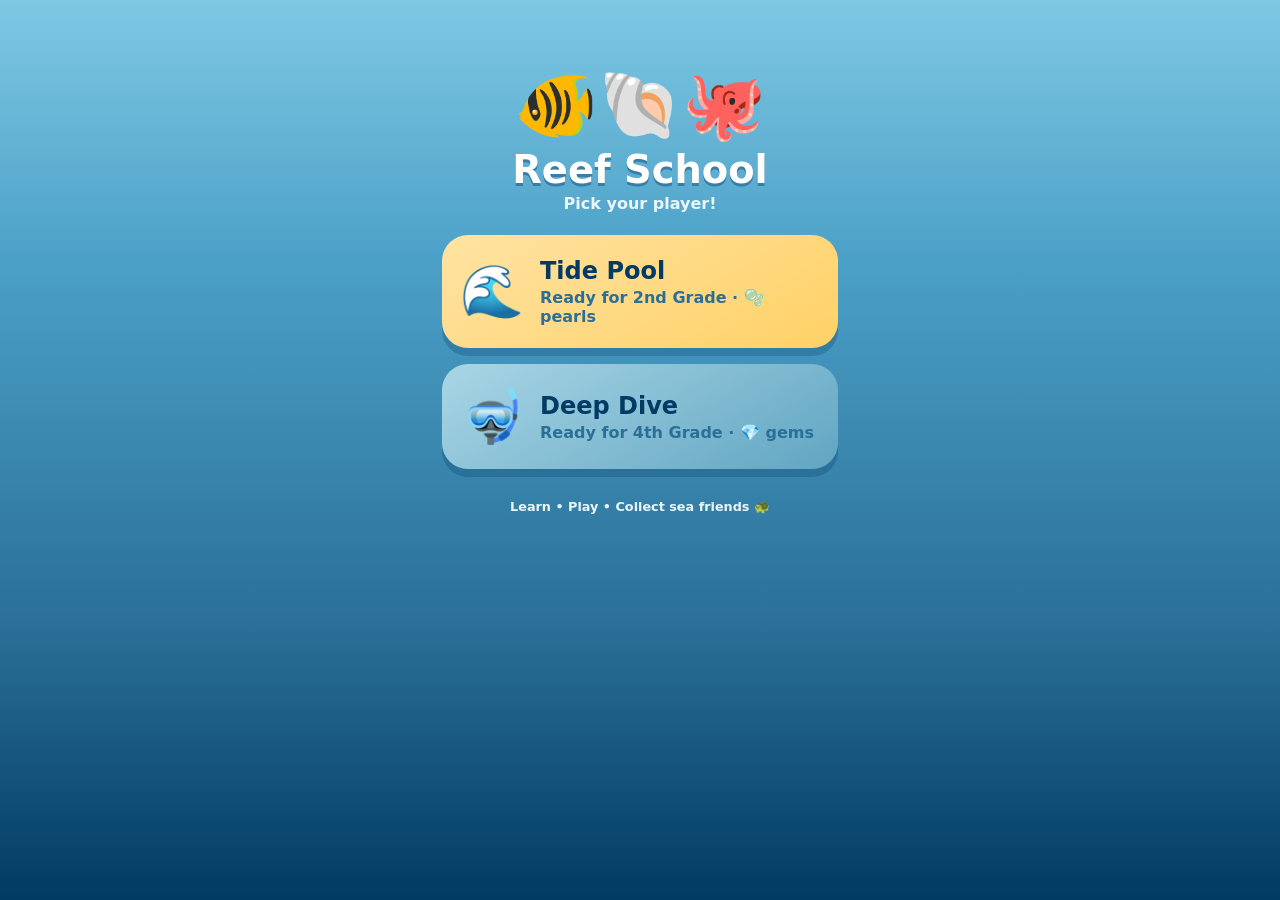
<file: index.html>
<!doctype html>
<html lang="en">
<head>
  <meta charset="utf-8" />
  <meta name="viewport" content="width=device-width, initial-scale=1, maximum-scale=1, user-scalable=no, viewport-fit=cover" />
  <title>Reef School</title>
  <meta name="theme-color" content="#013a63" />
  <link rel="apple-touch-icon" href="tidepool/icons/icon-180.png" />
  <link rel="stylesheet" href="shared/theme.css" />
  <style>
    .splash { text-align: center; padding-top: 8vh; }
    .logo { font-size: 4.2rem; line-height: 1; }
    .splash h1 { color: #fff; font-size: 2.4rem; margin: 8px 0 2px; text-shadow: 0 3px 0 rgba(1,58,99,.4); }
    .splash .tag { color: #eaf6fb; font-weight: 700; margin-bottom: 22px; }
    .players { display: grid; gap: 16px; max-width: 420px; margin: 0 auto; padding: 0 12px; }
    .player {
      cursor: pointer; text-decoration: none; border: none;
      background: #fff; border-radius: 26px; padding: 22px 18px;
      box-shadow: 0 8px 0 rgba(1,58,99,.25); display: flex; align-items: center; gap: 16px;
      transition: transform .06s;
    }
    .player:active { transform: translateY(4px); }
    .player .face { font-size: 3.2rem; }
    .player .info { text-align: left; }
    .player .info .who { display: block; font-weight: 800; font-size: 1.5rem; color: #013a63; }
    .player .info .lvl { display: block; margin-top: 3px; color: #2a6f97; font-weight: 700; }
    .player.dive { background: linear-gradient(150deg, #a9d6e5, #61a5c2); }
    .player.pool { background: linear-gradient(150deg, #ffe3a3, #ffd166); }
    footer { text-align: center; color: #eaf6fb; margin-top: 30px; font-size: .8rem; font-weight: 700; }
  </style>
</head>
<body>
  <div class="bubbles" id="bubbles"></div>
  <div class="wrap splash">
    <div class="logo">🐠🐚🐙</div>
    <h1>Reef School</h1>
    <div class="tag">Pick your player!</div>
    <div class="players">
      <a class="player pool" href="tidepool/index.html">
        <span class="face">🌊</span>
        <span class="info"><span class="who">Tide Pool</span><span class="lvl">Ready for 2nd Grade · 🫧 pearls</span></span>
      </a>
      <a class="player dive" href="deepdive/index.html">
        <span class="face">🤿</span>
        <span class="info"><span class="who">Deep Dive</span><span class="lvl">Ready for 4th Grade · 💎 gems</span></span>
      </a>
    </div>
    <footer>Learn • Play • Collect sea friends 🐢</footer>
  </div>
  <script>
    var b = document.getElementById("bubbles");
    for (var i = 0; i < 14; i++) {
      var el = document.createElement("i");
      el.style.setProperty("--s", (10 + Math.random() * 30) + "px");
      el.style.setProperty("--x", (Math.random() * 100) + "%");
      el.style.setProperty("--d", (8 + Math.random() * 12) + "s");
      el.style.setProperty("--delay", (Math.random() * 12) + "s");
      b.appendChild(el);
    }
  </script>
</body>
</html>
</file>
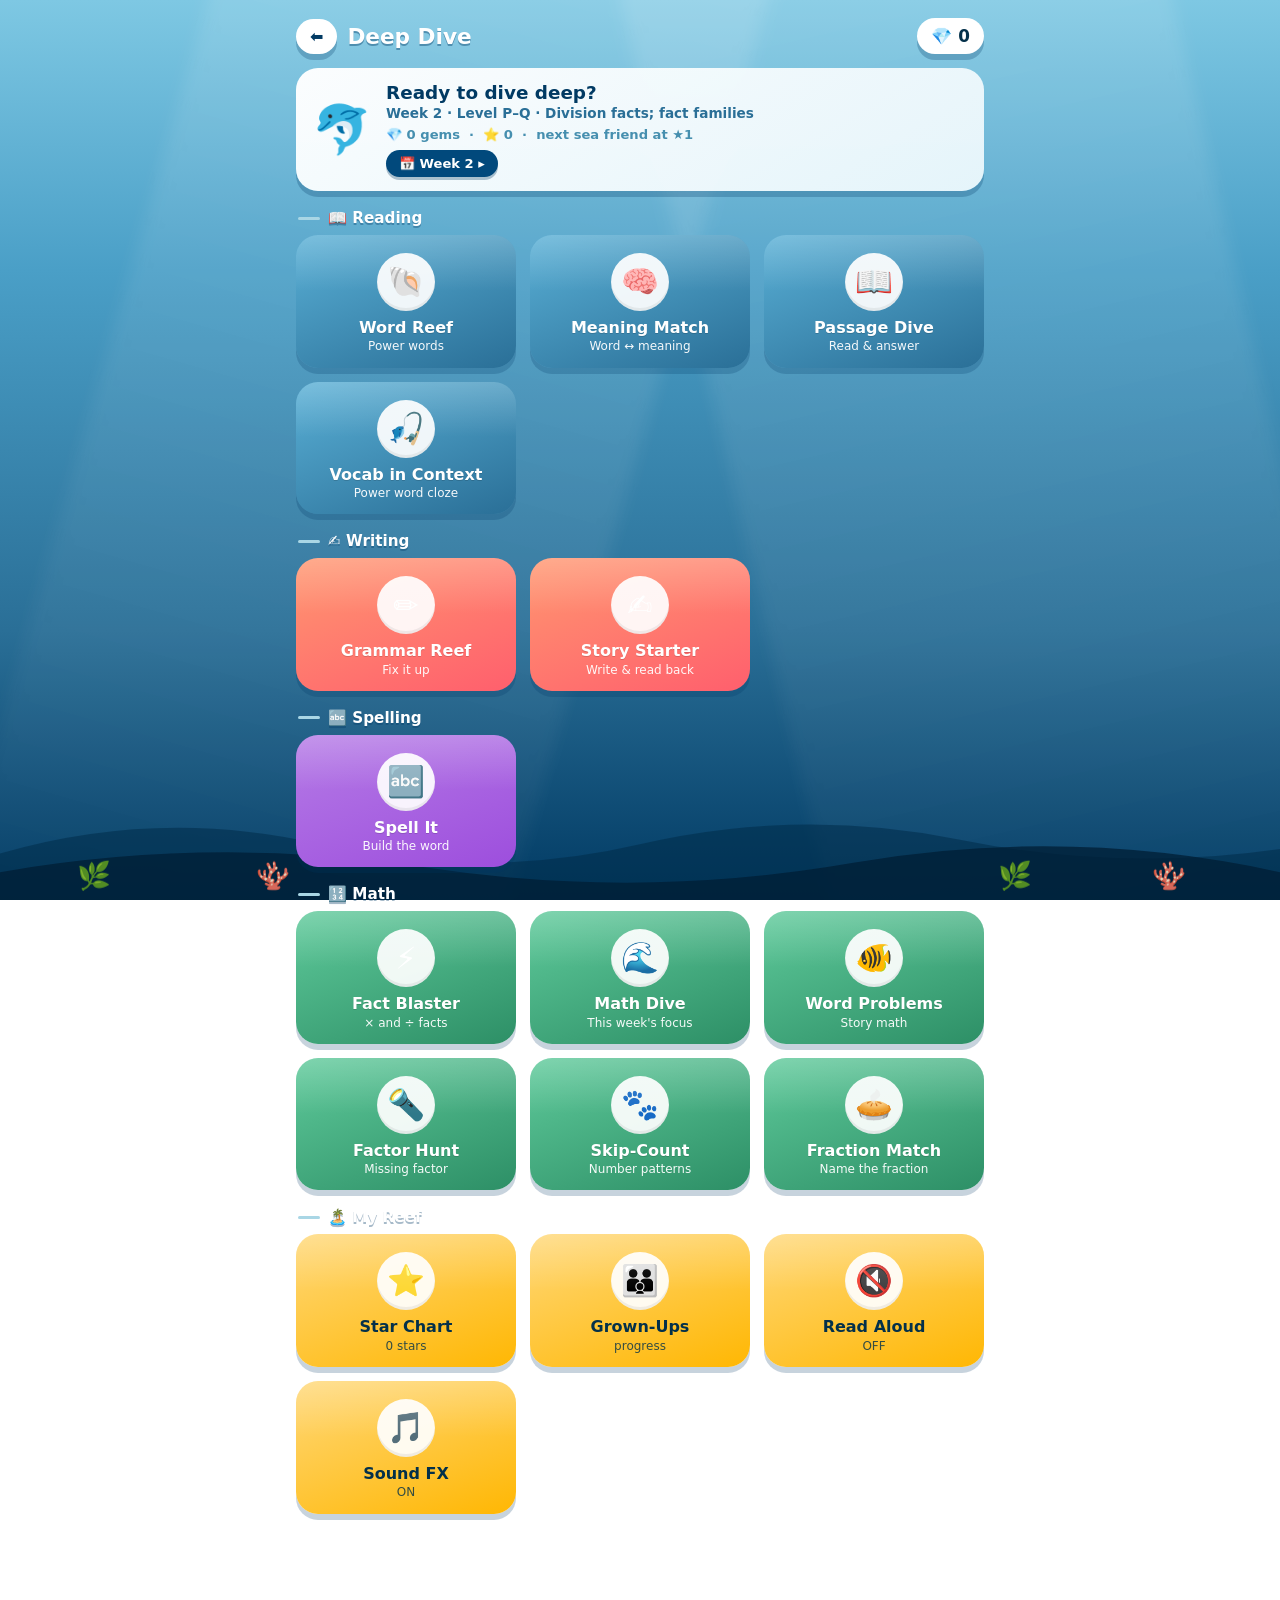
<file: deepdive/index.html>
<!doctype html>
<html lang="en">
<head>
  <meta charset="utf-8" />
  <meta name="viewport" content="width=device-width, initial-scale=1, maximum-scale=1, user-scalable=no, viewport-fit=cover" />
  <title>Deep Dive</title>
  <meta name="theme-color" content="#013a63" />
  <meta name="apple-mobile-web-app-capable" content="yes" />
  <meta name="apple-mobile-web-app-status-bar-style" content="black-translucent" />
  <meta name="apple-mobile-web-app-title" content="Deep Dive" />
  <link rel="manifest" href="manifest.webmanifest" />
  <link rel="apple-touch-icon" href="icons/icon-180.png" />
  <link rel="icon" href="icons/icon-180.png" />
  <link rel="stylesheet" href="../shared/theme.css" />
</head>
<body>
  <script src="../shared/speak.js"></script>
  <script src="../shared/sound.js"></script>
  <script src="../shared/store.js"></script>
  <script src="../shared/engine.js"></script>
  <script src="../shared/games.js"></script>
  <script src="../shared/data/g4.js"></script>
  <script src="app.js"></script>
  <script>
    if ("serviceWorker" in navigator) {
      window.addEventListener("load", function () {
        navigator.serviceWorker.register("sw.js").catch(function () {});
      });
    }
  </script>
</body>
</html>
</file>
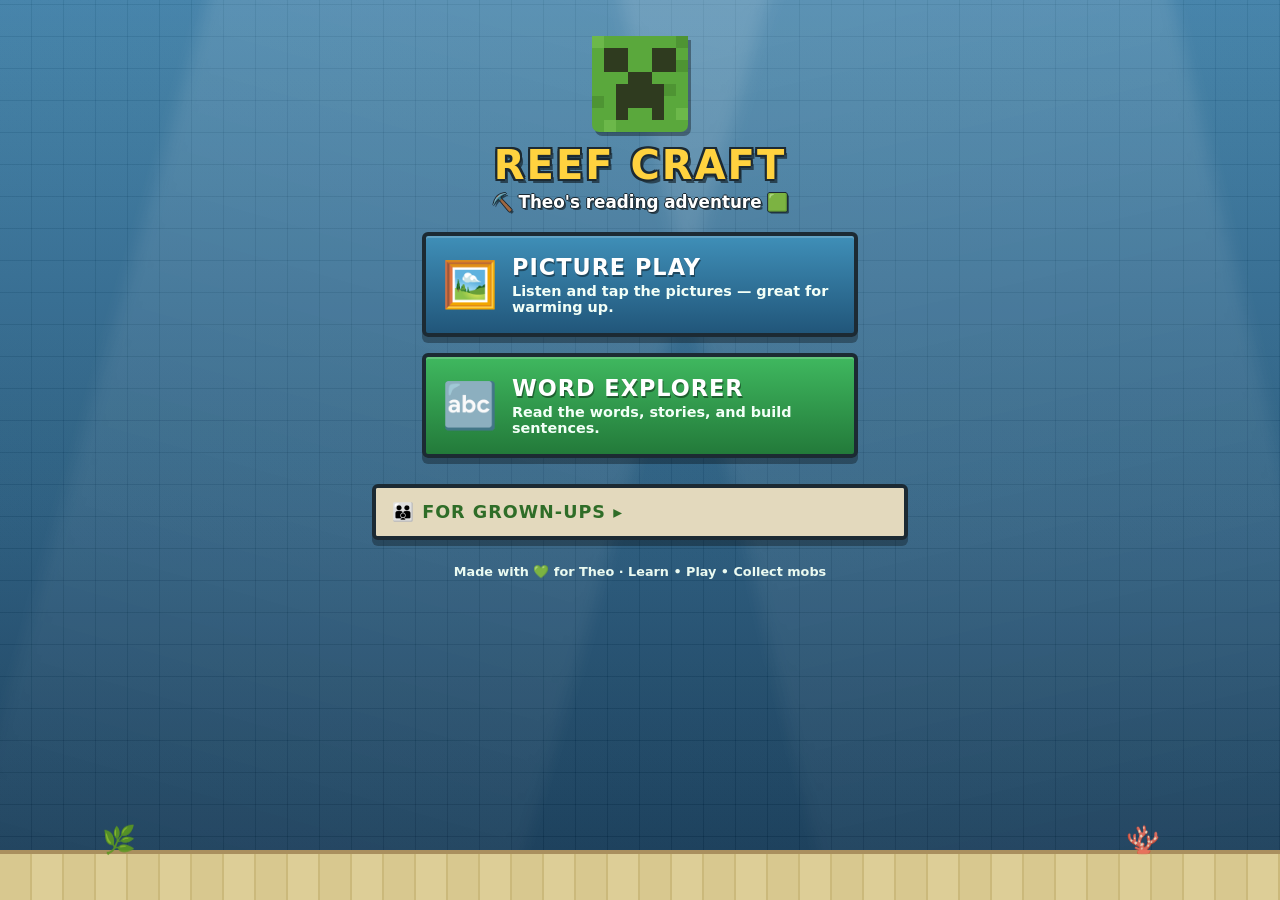
<file: theo/index.html>
<!doctype html>
<html lang="en">
<head>
  <meta charset="utf-8" />
  <meta name="viewport" content="width=device-width, initial-scale=1, maximum-scale=1, user-scalable=no, viewport-fit=cover" />
  <title>Reef Craft — Theo</title>
  <meta name="theme-color" content="#0b3a5b" />
  <meta name="apple-mobile-web-app-capable" content="yes" />
  <meta name="apple-mobile-web-app-status-bar-style" content="black-translucent" />
  <meta name="apple-mobile-web-app-title" content="Reef Craft" />
  <link rel="manifest" href="manifest.webmanifest" />
  <link rel="apple-touch-icon" href="icons/icon-180.png" />
  <link rel="icon" href="icons/icon-180.png" />
  <link rel="stylesheet" href="../shared/theme.css" />
  <link rel="stylesheet" href="../shared/theme-mc.css" />
  <style>
    .land { text-align: center; padding-top: 4vh; }
    .land .logo { width: 96px; height: 96px; margin: 0 auto; filter: drop-shadow(3px 4px 0 rgba(0,0,0,.35)); }
    .land h1 {
      color: #ffd23f; font-size: 2.5rem; margin: 10px 0 4px;
      text-transform: uppercase; letter-spacing: 2px;
      text-shadow: -2px 0 #1c2a33, 2px 0 #1c2a33, 0 -2px #1c2a33, 0 2px #1c2a33,
                   -2px -2px #1c2a33, 2px -2px #1c2a33, -2px 2px #1c2a33, 3px 4px 0 rgba(0,0,0,.5);
    }
    .land .who {
      color: #fff; font-weight: 800; font-size: 1.05rem; margin-bottom: 20px;
      text-shadow: -1px 0 #1c2a33, 1px 0 #1c2a33, 0 -1px #1c2a33, 0 1px #1c2a33, 2px 2px 0 rgba(0,0,0,.5);
    }
    .modes { display: grid; gap: 16px; max-width: 460px; margin: 0 auto; padding: 0 12px; }
    .mode {
      display: flex; align-items: center; gap: 14px; text-decoration: none; cursor: pointer;
      border: 4px solid #1c2a33; border-radius: 6px; padding: 18px 16px; text-align: left;
      box-shadow: 0 6px 0 rgba(0,0,0,.32), inset 0 2px 0 rgba(255,255,255,.18);
      transition: transform .06s;
    }
    .mode:active { transform: translateY(3px); box-shadow: 0 3px 0 rgba(0,0,0,.32); }
    .mode .ic { font-size: 2.8rem; flex: 0 0 auto; }
    .mode .t { display: block; font-weight: 800; font-size: 1.4rem; color: #fff; text-transform: uppercase; letter-spacing: 1px; text-shadow: 1px 2px 0 rgba(0,0,0,.4); }
    .mode .d { display: block; color: #f2fff7; font-weight: 700; font-size: .9rem; margin-top: 3px; }
    .mode.play { background: linear-gradient(180deg, #3f8fb8, #21567a); }
    .mode.read { background: linear-gradient(180deg, #3fb85f, #237a3a); }
    .grown { max-width: 560px; margin: 26px auto 0; padding: 0 12px; }
    .grown details {
      background: #efe8d6; border: 4px solid #1c2a33; border-radius: 6px;
      box-shadow: 0 6px 0 rgba(0,0,0,.3); text-align: left; overflow: hidden;
    }
    .grown summary {
      cursor: pointer; list-style: none; padding: 14px 16px; font-weight: 800;
      font-size: 1.1rem; color: #2f6d28; text-transform: uppercase; letter-spacing: 1px;
      background: #e3d9bd;
    }
    .grown summary::-webkit-details-marker { display: none; }
    .grown summary::after { content: " ▸"; }
    .grown details[open] summary::after { content: " ▾"; }
    .grown .body { padding: 6px 18px 18px; color: #26323a; font-size: .96rem; line-height: 1.5; }
    .grown h3 { margin: 16px 0 4px; color: #21567a; font-size: 1.02rem; }
    .grown ul { margin: 4px 0 4px 2px; padding-left: 18px; }
    .grown li { margin: 4px 0; }
    .grown .callout { background: #dff0d8; border-left: 5px solid #57a63f; padding: 10px 12px; border-radius: 4px; margin-top: 8px; }
    .grown code { background: #e3d9bd; padding: 1px 5px; border-radius: 3px; }
    footer { text-align: center; color: #eafaf1; margin: 24px 0 30px; font-size: .8rem; font-weight: 700; }
  </style>
</head>
<body>
  <div class="bubbles" id="bubbles"></div>
  <div class="rays"></div>
  <div class="wrap land">
    <div class="logo" id="logo"></div>
    <h1>Reef Craft</h1>
    <div class="who">⛏️ Theo's reading adventure 🟩</div>

    <div class="modes">
      <a class="mode play" href="play.html">
        <span class="ic">🖼️</span>
        <span><span class="t">Picture Play</span><span class="d">Listen and tap the pictures — great for warming up.</span></span>
      </a>
      <a class="mode read" href="read.html">
        <span class="ic">🔤</span>
        <span><span class="t">Word Explorer</span><span class="d">Read the words, stories, and build sentences.</span></span>
      </a>
    </div>

    <div class="grown">
      <details>
        <summary>👪 For Grown-Ups</summary>
        <div class="body">
          <p><strong>What this is:</strong> a little reading game made just for Theo. The words, stories, and phonics match his summer reading pack, one week at a time. It runs right in the browser — <strong>no accounts, no ads, and nothing leaves the device.</strong> It even works offline once opened.</p>

          <h3>The two modes</h3>
          <ul>
            <li><strong>🖼️ Picture Play</strong> — listen-and-tap picture games. Short 3-question rounds, read-aloud always on. Best when he's tired or just starting out.</li>
            <li><strong>🔤 Word Explorer</strong> — sight words, decodable stories, word building, and writing. Slightly longer rounds for when he's ready to read.</li>
          </ul>
          <p>He can use either one any day — his progress is shared between them.</p>

          <h3>Put it on his tablet or phone</h3>
          <ul>
            <li><strong>iPad / iPhone:</strong> open this page in <strong>Safari</strong>, tap the <strong>Share</strong> button, then <strong>“Add to Home Screen.”</strong></li>
            <li><strong>Android:</strong> open in <strong>Chrome</strong>, tap the <strong>⋮</strong> menu, then <strong>“Add to Home screen.”</strong></li>
          </ul>
          <p>It then opens full-screen like a real app and works without internet.</p>

          <h3>Buttons inside the game</h3>
          <ul>
            <li><strong>🔊 Read Aloud</strong> and <strong>🎵 Sound FX</strong> — tap to turn on/off (bottom “My Blocks” row).</li>
            <li><strong>📅 Week</strong> — jump to any week; it starts on the right week for today's date automatically.</li>
            <li><strong>👪 Grown-Ups</strong> — a progress summary and a “reset progress” button.</li>
            <li><strong>⬅︎</strong> (top left) — go back.</li>
          </ul>

          <h3>How he earns</h3>
          <p>🟩 <strong>Emeralds</strong> for every right answer → a 💎 <strong>diamond</strong> for every 10 emeralds → collect 🐾 <strong>mobs</strong> as he goes. Rounds are short on purpose so he wins often.</p>

          <div class="callout">
            <h3 style="margin-top:0">Need something changed?</h3>
            <p style="margin:0">The content is maintained by <strong>Katy</strong>. To request an update — new words, a new game, or next year's curriculum — just message Katy with <strong>(1)</strong> which mode &amp; week and <strong>(2)</strong> what to change. It's built from a simple word list, so updates are quick. You don't need to edit anything yourself.</p>
          </div>
        </div>
      </details>
    </div>
    <footer>Made with 💚 for Theo · Learn • Play • Collect mobs</footer>
  </div>
  <div class="seafloor"><span class="weed" style="left:8%">🌿</span><span class="weed" style="left:88%">🪸</span></div>

  <script>
    // creeper logo
    (function () {
      var cell = 10;
      var dark = [[1,1],[2,1],[5,1],[6,1],[1,2],[2,2],[5,2],[6,2],[3,3],[4,3],[2,4],[3,4],[4,4],[5,4],[2,5],[3,5],[4,5],[5,5],[2,6],[5,6]];
      var tex = [[0,0,"#6cb84a"],[7,2,"#4e9433"],[0,5,"#4e9433"],[7,6,"#6cb84a"],[6,4,"#4e9433"],[1,7,"#6cb84a"],[7,0,"#4e9433"]];
      var r = "<rect width='80' height='80' rx='6' fill='#5aa83c'/>";
      tex.forEach(function (t) { r += "<rect x='" + (t[0]*cell) + "' y='" + (t[1]*cell) + "' width='10' height='10' fill='" + t[2] + "'/>"; });
      dark.forEach(function (d) { r += "<rect x='" + (d[0]*cell) + "' y='" + (d[1]*cell) + "' width='10' height='10' fill='#2f3b1f'/>"; });
      document.getElementById("logo").innerHTML = "<svg viewBox='0 0 80 80' width='96' height='96' xmlns='http://www.w3.org/2000/svg'>" + r + "</svg>";
    })();
    // bubbles
    var b = document.getElementById("bubbles");
    for (var i = 0; i < 14; i++) {
      var el = document.createElement("i");
      el.style.setProperty("--s", (10 + Math.random() * 30) + "px");
      el.style.setProperty("--x", (Math.random() * 100) + "%");
      el.style.setProperty("--d", (8 + Math.random() * 12) + "s");
      el.style.setProperty("--delay", (Math.random() * 12) + "s");
      b.appendChild(el);
    }
  </script>
</body>
</html>
</file>
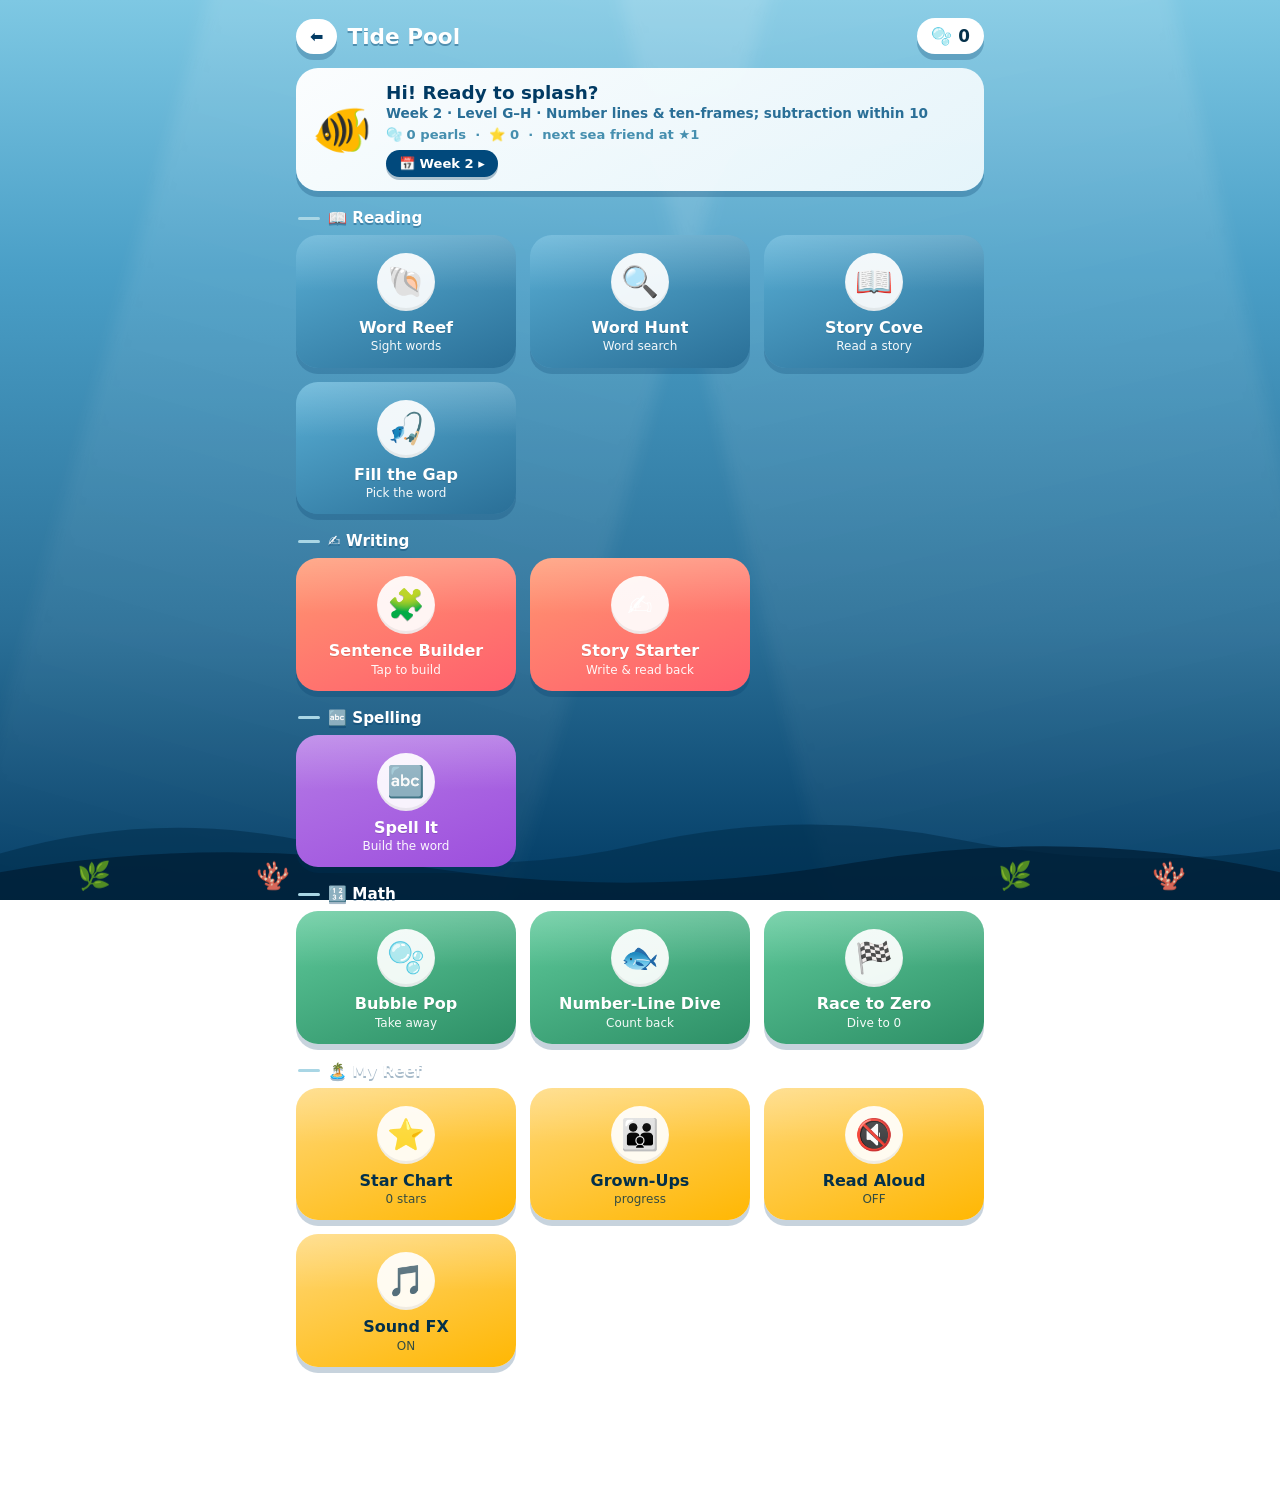
<file: tidepool/index.html>
<!doctype html>
<html lang="en">
<head>
  <meta charset="utf-8" />
  <meta name="viewport" content="width=device-width, initial-scale=1, maximum-scale=1, user-scalable=no, viewport-fit=cover" />
  <title>Tide Pool</title>
  <meta name="theme-color" content="#013a63" />
  <meta name="apple-mobile-web-app-capable" content="yes" />
  <meta name="apple-mobile-web-app-status-bar-style" content="black-translucent" />
  <meta name="apple-mobile-web-app-title" content="Tide Pool" />
  <link rel="manifest" href="manifest.webmanifest" />
  <link rel="apple-touch-icon" href="icons/icon-180.png" />
  <link rel="icon" href="icons/icon-180.png" />
  <link rel="stylesheet" href="../shared/theme.css" />
</head>
<body>
  <script src="../shared/speak.js"></script>
  <script src="../shared/sound.js"></script>
  <script src="../shared/store.js"></script>
  <script src="../shared/engine.js"></script>
  <script src="../shared/games.js"></script>
  <script src="../shared/data/g2.js"></script>
  <script src="app.js"></script>
  <script>
    if ("serviceWorker" in navigator) {
      window.addEventListener("load", function () {
        navigator.serviceWorker.register("sw.js").catch(function () {});
      });
    }
  </script>
</body>
</html>
</file>
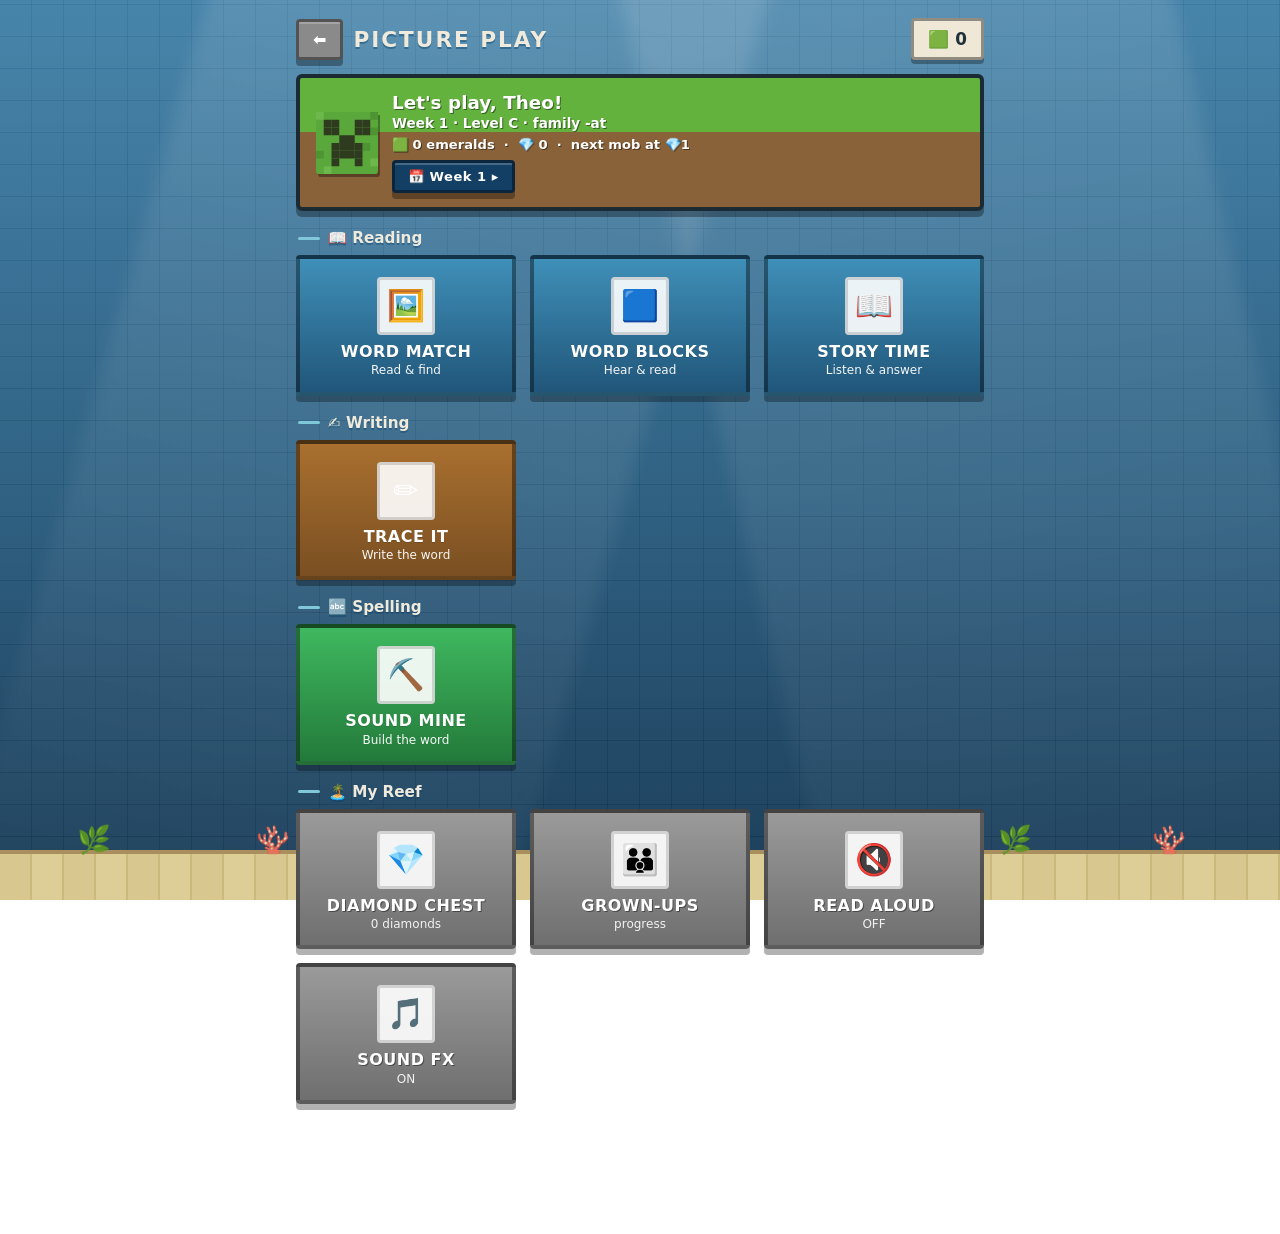
<file: theo/play.html>
<!doctype html>
<html lang="en">
<head>
  <meta charset="utf-8" />
  <meta name="viewport" content="width=device-width, initial-scale=1, maximum-scale=1, user-scalable=no, viewport-fit=cover" />
  <title>Picture Play</title>
  <meta name="theme-color" content="#0b3a5b" />
  <meta name="apple-mobile-web-app-capable" content="yes" />
  <meta name="apple-mobile-web-app-status-bar-style" content="black-translucent" />
  <meta name="apple-mobile-web-app-title" content="Reef Craft" />
  <link rel="manifest" href="manifest.webmanifest" />
  <link rel="apple-touch-icon" href="icons/icon-180.png" />
  <link rel="icon" href="icons/icon-180.png" />
  <link rel="stylesheet" href="../shared/theme.css" />
  <link rel="stylesheet" href="../shared/theme-mc.css" />
</head>
<body>
  <script src="../shared/speak.js"></script>
  <script src="../shared/sound.js"></script>
  <script src="../shared/store.js"></script>
  <script src="../shared/engine.js"></script>
  <script src="../shared/games.js"></script>
  <script src="../shared/data/g1.js"></script>
  <script>window.THEO_MODE = "play";</script>
  <script src="app.js"></script>
  <script>
    if ("serviceWorker" in navigator) {
      window.addEventListener("load", function () { navigator.serviceWorker.register("sw.js").catch(function () {}); });
    }
  </script>
</body>
</html>
</file>
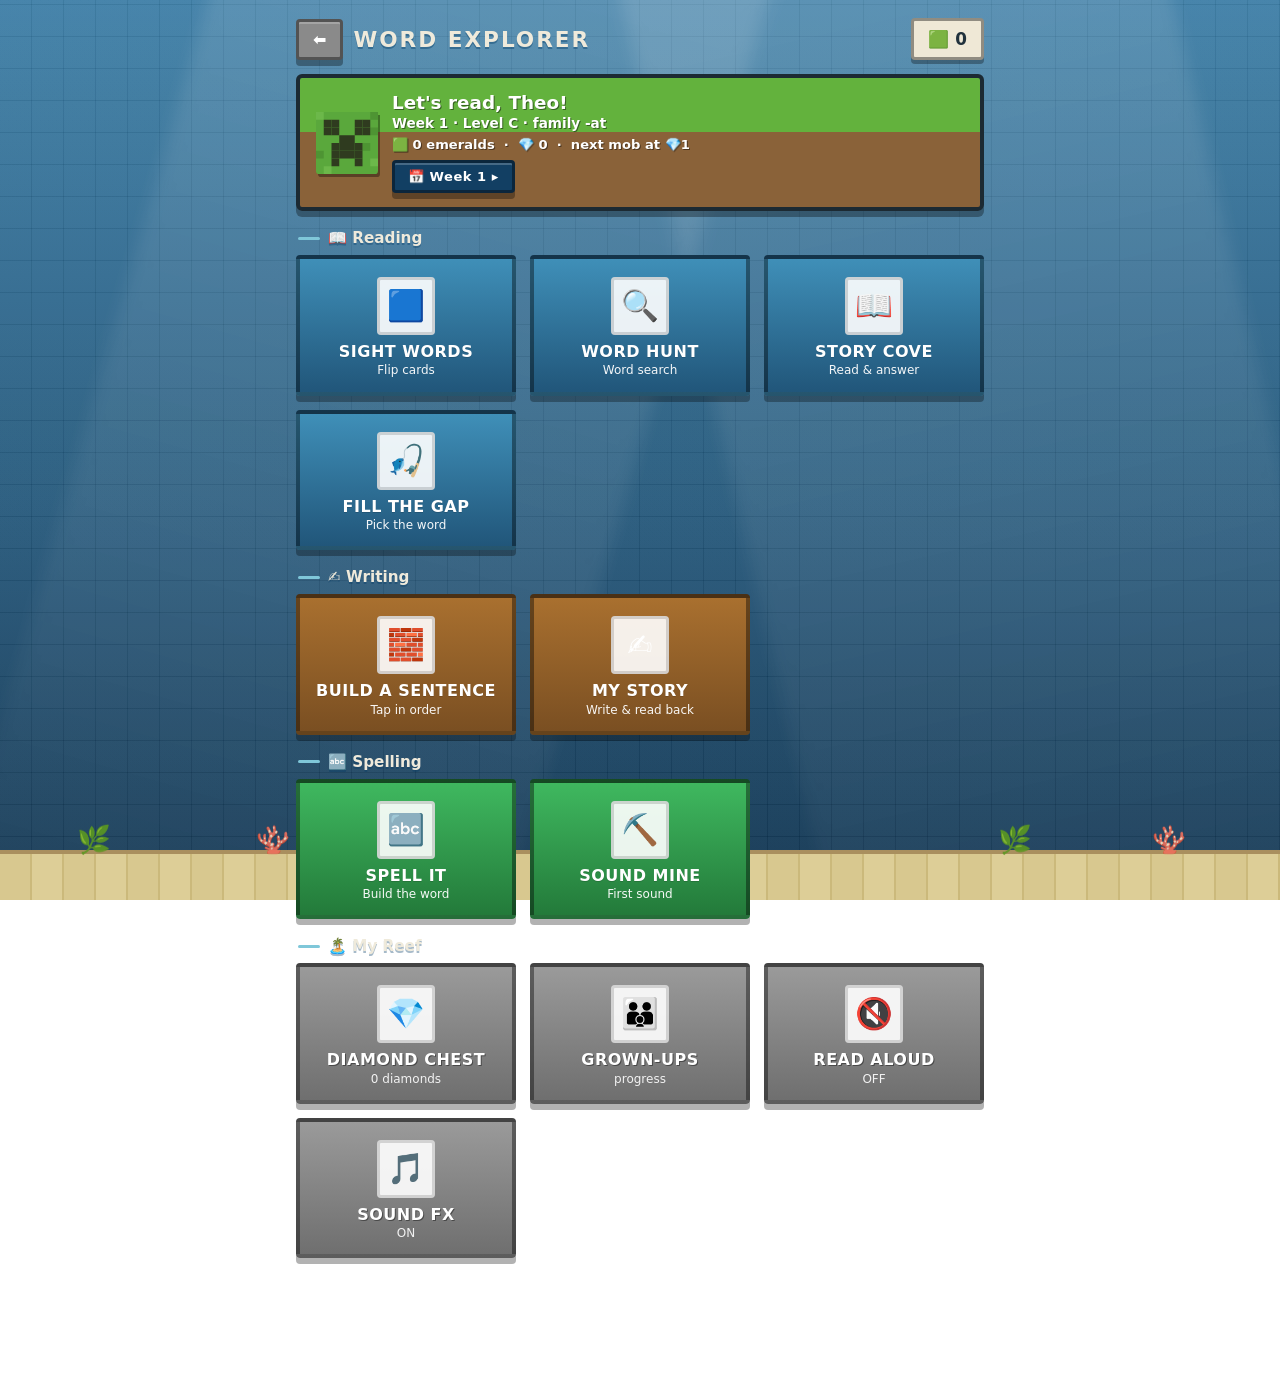
<file: theo/read.html>
<!doctype html>
<html lang="en">
<head>
  <meta charset="utf-8" />
  <meta name="viewport" content="width=device-width, initial-scale=1, maximum-scale=1, user-scalable=no, viewport-fit=cover" />
  <title>Word Explorer</title>
  <meta name="theme-color" content="#0b3a5b" />
  <meta name="apple-mobile-web-app-capable" content="yes" />
  <meta name="apple-mobile-web-app-status-bar-style" content="black-translucent" />
  <meta name="apple-mobile-web-app-title" content="Reef Craft" />
  <link rel="manifest" href="manifest.webmanifest" />
  <link rel="apple-touch-icon" href="icons/icon-180.png" />
  <link rel="icon" href="icons/icon-180.png" />
  <link rel="stylesheet" href="../shared/theme.css" />
  <link rel="stylesheet" href="../shared/theme-mc.css" />
</head>
<body>
  <script src="../shared/speak.js"></script>
  <script src="../shared/sound.js"></script>
  <script src="../shared/store.js"></script>
  <script src="../shared/engine.js"></script>
  <script src="../shared/games.js"></script>
  <script src="../shared/data/g1.js"></script>
  <script>window.THEO_MODE = "read";</script>
  <script src="app.js"></script>
  <script>
    if ("serviceWorker" in navigator) {
      window.addEventListener("load", function () { navigator.serviceWorker.register("sw.js").catch(function () {}); });
    }
  </script>
</body>
</html>
</file>
<file: shared/theme.css>
/* Reef School — shared under-the-sea theme */
:root {
  --deep: #013a63;
  --deep2: #01497c;
  --sea: #2a6f97;
  --sea2: #468faf;
  --shallow: #61a5c2;
  --foam: #a9d6e5;
  --sand: #fdf6e3;
  --coral: #ff6b6b;
  --coral2: #ff9770;
  --sun: #ffd166;
  --sun2: #ffb703;
  --kelp: #52b788;
  --kelp2: #2d6a4f;
  --grape: #9d4edd;
  --ink: #03304a;
  --white: #ffffff;
  --shadow: 0 6px 0 rgba(1, 58, 99, 0.25);
  --radius: 22px;
  --font: "Baloo 2", "Comic Sans MS", "Segoe UI Rounded", system-ui, -apple-system, sans-serif;
}

* { box-sizing: border-box; -webkit-tap-highlight-color: transparent; }

html, body {
  margin: 0;
  padding: 0;
  min-height: 100%;
  font-family: var(--font);
  color: var(--ink);
  background: linear-gradient(180deg, #7ec8e3 0%, #4a9fc7 30%, #2a6f97 70%, #013a63 100%);
  background-attachment: fixed;
  overscroll-behavior: none;
  -webkit-user-select: none;
  user-select: none;
}

/* Floating bubbles background */
.bubbles { position: fixed; inset: 0; overflow: hidden; pointer-events: none; z-index: 0; }
.bubbles i {
  position: absolute; bottom: -60px;
  width: var(--s, 24px); height: var(--s, 24px);
  background: radial-gradient(circle at 30% 30%, rgba(255,255,255,.9), rgba(255,255,255,.15));
  border-radius: 50%;
  animation: rise var(--d, 12s) linear infinite;
  animation-delay: var(--delay, 0s);
  left: var(--x, 50%);
  opacity: .5;
}
@keyframes rise {
  0%   { transform: translateY(0) translateX(0); opacity: 0; }
  10%  { opacity: .6; }
  90%  { opacity: .5; }
  100% { transform: translateY(-108vh) translateX(20px); opacity: 0; }
}

.wrap {
  position: relative;
  z-index: 1;
  max-width: 720px;
  margin: 0 auto;
  padding: 18px 16px 130px;
  min-height: 100vh;
}

/* Light rays + sea floor (decorative, behind content) */
.rays { position: fixed; inset: 0; z-index: 0; pointer-events: none; overflow: hidden; }
.rays::before, .rays::after {
  content: ""; position: absolute; top: -20%; width: 42%; height: 150%;
  background: linear-gradient(rgba(255,255,255,.13), rgba(255,255,255,0));
  filter: blur(8px);
}
.rays::before { left: 6%; transform: rotate(16deg); }
.rays::after { left: 58%; transform: rotate(-13deg); }
.seafloor { position: fixed; left: 0; right: 0; bottom: 0; height: 130px; z-index: 0; pointer-events: none; }
.seafloor svg { position: absolute; bottom: 0; left: 0; width: 100%; height: 100%; }
.seafloor .weed { position: absolute; bottom: 8px; font-size: 1.7rem; opacity: .9; }

.score-chip.bump { animation: chipbump .32s ease; }
@keyframes chipbump { 0% { transform: scale(1); } 40% { transform: scale(1.18); } 100% { transform: scale(1); } }

/* Top bar */
.topbar {
  display: flex; align-items: center; gap: 10px;
  margin-bottom: 14px;
}
.topbar h1 { font-size: 1.35rem; margin: 0; color: var(--white); text-shadow: 0 2px 0 rgba(1,58,99,.4); flex: 1; }
.score-chip {
  display: inline-flex; align-items: center; gap: 6px;
  background: var(--white); color: var(--ink);
  border-radius: 999px; padding: 8px 14px;
  font-weight: 800; font-size: 1.05rem;
  box-shadow: var(--shadow);
}
.btn-back {
  border: none; cursor: pointer;
  background: var(--white); color: var(--deep);
  border-radius: 999px; padding: 8px 14px;
  font-family: var(--font); font-weight: 800; font-size: 1rem;
  box-shadow: var(--shadow);
}
.btn-back:active { transform: translateY(2px); }

/* Buttons */
.btn {
  border: none; cursor: pointer;
  font-family: var(--font); font-weight: 800;
  color: var(--white);
  background: var(--coral);
  border-radius: var(--radius);
  padding: 16px 22px; font-size: 1.15rem;
  box-shadow: 0 6px 0 rgba(0,0,0,.18);
  transition: transform .05s;
}
.btn:active { transform: translateY(4px); box-shadow: 0 2px 0 rgba(0,0,0,.18); }
.btn.kelp { background: var(--kelp); }
.btn.sea { background: var(--sea2); }
.btn.grape { background: var(--grape); }
.btn.sun { background: var(--sun2); color: var(--ink); }
.btn.ghost { background: rgba(255,255,255,.9); color: var(--deep); }
.btn.big { display: block; width: 100%; font-size: 1.3rem; padding: 20px; margin: 10px 0; }
.btn[disabled] { opacity: .5; pointer-events: none; }

/* Hub hero */
.hero {
  display: flex; align-items: center; gap: 14px;
  background: linear-gradient(150deg, rgba(255,255,255,.97), rgba(233,246,251,.97));
  border-radius: var(--radius); padding: 14px 16px;
  box-shadow: var(--shadow); margin-bottom: 6px;
}
.hero-mascot { font-size: 3rem; flex: 0 0 auto; animation: bob 3s ease-in-out infinite; }
@keyframes bob { 0%,100% { transform: translateY(0); } 50% { transform: translateY(-6px); } }
.hero-info { min-width: 0; }
.hero-hi { font-weight: 800; font-size: 1.15rem; color: var(--deep); }
.hero-focus { font-size: .85rem; color: var(--sea); font-weight: 700; margin-top: 2px; }
.hero-stats { font-size: .82rem; color: var(--sea2); font-weight: 800; margin-top: 6px; }
.week-pill {
  margin-top: 8px; cursor: pointer; border: none;
  background: var(--deep2); color: #fff;
  font-family: var(--font); font-weight: 800; font-size: .82rem;
  padding: 6px 13px; border-radius: 999px; box-shadow: 0 3px 0 rgba(1,58,99,.3);
}
.week-pill:active { transform: translateY(2px); box-shadow: 0 1px 0 rgba(1,58,99,.3); }

/* Week picker rows */
.week-choice {
  display: block; width: 100%; text-align: left; cursor: pointer;
  border: 3px solid var(--foam); background: var(--white);
  border-radius: 16px; padding: 13px 16px; margin: 10px 0;
  font-family: var(--font); transition: transform .05s;
}
.week-choice:active { transform: scale(.98); }
.week-choice.current { border-color: var(--kelp); background: #eafaf1; }
.week-choice .wc-n { display: block; font-weight: 800; font-size: 1.1rem; color: var(--deep); }
.week-choice .wc-sub { display: block; font-size: .85rem; color: var(--sea); font-weight: 700; margin-top: 2px; }

/* Hub tiles */
.tiles { display: grid; grid-template-columns: repeat(2, 1fr); gap: 14px; }
.tile {
  position: relative; overflow: hidden;
  cursor: pointer; border: none;
  border-radius: var(--radius);
  padding: 16px 12px 14px; text-align: center; color: #fff;
  box-shadow: 0 6px 0 rgba(1,58,99,.22);
  font-family: var(--font);
  transition: transform .06s, box-shadow .06s;
}
.tile::after { content: ""; position: absolute; inset: 0 0 auto 0; height: 42%; background: linear-gradient(rgba(255,255,255,.20), transparent); pointer-events: none; }
.tile:active { transform: translateY(3px); box-shadow: 0 3px 0 rgba(1,58,99,.22); }
.tile .badge {
  display: flex; align-items: center; justify-content: center;
  width: 58px; height: 58px; margin: 2px auto 8px;
  border-radius: 50%; background: rgba(255,255,255,.92);
  font-size: 1.9rem; box-shadow: inset 0 -3px 0 rgba(0,0,0,.06);
}
.tile .name { display: block; font-weight: 800; font-size: 1rem; line-height: 1.15; text-shadow: 0 1px 0 rgba(0,0,0,.14); }
.tile .sub { display: block; font-size: .75rem; margin-top: 3px; opacity: .95; line-height: 1.1; }
.tile-reading  { background: linear-gradient(160deg, #5ab0d6, #2a6f97); }
.tile-writing  { background: linear-gradient(160deg, #ff9770, #ff5f6d); }
.tile-spelling { background: linear-gradient(160deg, #b57be6, #9d4edd); }
.tile-math     { background: linear-gradient(160deg, #5fca9b, #2d8f66); }
.tile-reef     { background: linear-gradient(160deg, #ffd879, #ffb703); color: var(--ink); }
.tile-reef .name { text-shadow: none; }
.tile-reef .sub { opacity: .8; }

.section-label {
  color: var(--white); font-weight: 800; font-size: .95rem;
  margin: 18px 2px 8px; text-shadow: 0 2px 0 rgba(1,58,99,.35);
  display: flex; align-items: center; gap: 8px;
}
.section-label::before { content: ""; flex: 0 0 22px; height: 3px; background: var(--foam); border-radius: 3px; }

/* Card surface for games */
.card {
  background: var(--white);
  border-radius: var(--radius);
  padding: 20px 18px;
  box-shadow: var(--shadow);
  margin-bottom: 14px;
}
.card h2 { margin: 0 0 6px; color: var(--deep); font-size: 1.3rem; }
.card p.lead { margin: 0 0 14px; color: var(--sea); font-weight: 700; }

.prompt-big { font-size: 2rem; font-weight: 800; text-align: center; color: var(--deep); margin: 10px 0 18px; line-height: 1.2; }
.prompt-med { font-size: 1.4rem; font-weight: 800; text-align: center; color: var(--deep); margin: 6px 0 14px; }

/* Flashcard */
.flip { perspective: 1000px; margin: 6px 0 16px; }
.flip-inner {
  position: relative; width: 100%; min-height: 200px;
  transition: transform .5s; transform-style: preserve-3d; cursor: pointer;
}
.flip.open .flip-inner { transform: rotateY(180deg); }
.flip-face {
  position: absolute; inset: 0; backface-visibility: hidden;
  display: flex; flex-direction: column; align-items: center; justify-content: center;
  border-radius: var(--radius); padding: 18px; text-align: center;
}
.flip-front { background: linear-gradient(160deg, var(--foam), var(--shallow)); }
.flip-back { background: linear-gradient(160deg, var(--sun), var(--sun2)); transform: rotateY(180deg); }
.flip-face .word { font-size: 2.6rem; font-weight: 800; color: var(--deep); }
.flip-face .meta { font-size: 1rem; color: var(--deep2); margin-top: 8px; }

/* Choice buttons */
.choices { display: grid; gap: 12px; margin: 8px 0; }
.choice {
  border: 3px solid var(--foam); cursor: pointer;
  background: var(--white); color: var(--ink);
  border-radius: 16px; padding: 15px 16px;
  font-family: var(--font); font-weight: 800; font-size: 1.15rem;
  text-align: left; transition: transform .05s;
}
.choice:active { transform: scale(.98); }
.choice.correct { background: var(--kelp); color: var(--white); border-color: var(--kelp2); }
.choice.wrong { background: var(--coral); color: var(--white); border-color: #d64545; }
.choice[disabled] { pointer-events: none; opacity: .85; }

/* Input */
.answer-input {
  width: 100%; font-family: var(--font); font-weight: 800;
  font-size: 1.5rem; text-align: center;
  padding: 14px; border: 3px solid var(--shallow); border-radius: 16px;
  color: var(--deep); background: var(--sand);
}
.answer-input:focus { outline: none; border-color: var(--sun2); }
textarea.answer-input { text-align: left; font-size: 1.1rem; min-height: 130px; resize: vertical; }

/* Word bank / tiles */
.bank { display: flex; flex-wrap: wrap; gap: 10px; justify-content: center; margin: 12px 0; }
.chip {
  cursor: pointer; border: none;
  background: var(--sea2); color: var(--white);
  border-radius: 999px; padding: 10px 16px;
  font-family: var(--font); font-weight: 800; font-size: 1.1rem;
  box-shadow: 0 4px 0 rgba(0,0,0,.15); transition: transform .05s;
}
.chip:active { transform: translateY(3px); box-shadow: 0 1px 0 rgba(0,0,0,.15); }
.chip.used { opacity: .35; pointer-events: none; }
.chip.pick { background: var(--grape); }

/* Progress dots */
.progress { display: flex; gap: 6px; justify-content: center; margin-bottom: 14px; }
.progress i { width: 12px; height: 12px; border-radius: 50%; background: rgba(255,255,255,.4); }
.progress i.done { background: var(--sun); }
.progress i.now { background: var(--white); transform: scale(1.25); }

/* Story text */
.story { background: var(--sand); border-radius: 16px; padding: 16px 18px; margin: 10px 0 16px; }
.story .title { font-weight: 800; font-size: 1.3rem; color: var(--deep); margin-bottom: 8px; text-align: center; }
.story p { margin: 6px 0; font-size: 1.15rem; line-height: 1.55; color: var(--ink); }
.story .genre { text-align: center; font-size: .85rem; color: var(--sea); font-weight: 700; }

/* Word search grid */
.grid { display: grid; gap: 3px; justify-content: center; margin: 10px auto; touch-action: none; width: max-content; max-width: 100%; }
.grid .cell {
  width: clamp(22px, 7.6vw, 34px); height: clamp(22px, 7.6vw, 34px);
  display: flex; align-items: center; justify-content: center;
  background: var(--sand); border-radius: 7px;
  font-weight: 800; font-size: clamp(.8rem, 3.4vw, 1.05rem); color: var(--deep);
  cursor: pointer; user-select: none;
}
.grid .cell.sel { background: var(--sun); }
.grid .cell.found { background: var(--kelp); color: var(--white); }
.word-list { display: flex; flex-wrap: wrap; gap: 8px; justify-content: center; margin-top: 6px; }
.word-list span { font-weight: 800; padding: 5px 11px; border-radius: 999px; background: var(--foam); color: var(--deep); }
.word-list span.struck { background: var(--kelp); color: var(--white); text-decoration: line-through; }

/* Feedback banner */
.feedback { text-align: center; font-weight: 800; font-size: 1.2rem; min-height: 1.4em; margin: 10px 0; }
.feedback.good { color: var(--kelp2); }
.feedback.bad { color: var(--coral); }

/* Toast + points fly */
.toast {
  position: fixed; left: 50%; bottom: 30px; transform: translateX(-50%) translateY(30px);
  background: var(--ink); color: var(--white); font-weight: 800;
  padding: 12px 20px; border-radius: 999px; z-index: 50;
  opacity: 0; transition: opacity .3s, transform .3s; box-shadow: 0 8px 20px rgba(0,0,0,.3);
}
.toast.show { opacity: 1; transform: translateX(-50%) translateY(0); }

.pointfly {
  position: fixed; z-index: 60; font-weight: 900; font-size: 1.6rem; color: var(--sun2);
  pointer-events: none; text-shadow: 0 2px 4px rgba(0,0,0,.3);
  animation: fly 1s ease-out forwards;
}
@keyframes fly { 0%{opacity:1; transform:translateY(0) scale(1);} 100%{opacity:0; transform:translateY(-70px) scale(1.5);} }

/* Confetti */
.confetti { position: fixed; inset: 0; pointer-events: none; z-index: 55; overflow: hidden; }
.confetti i { position: absolute; top: -20px; width: 12px; height: 12px; border-radius: 3px; animation: fall 1.6s linear forwards; }
@keyframes fall { to { transform: translateY(105vh) rotate(540deg); opacity: .9; } }

/* Reward / creature */
.reward { text-align: center; padding: 20px 0; }
.reward .big-emoji { font-size: 5rem; animation: pop .5s ease; display: block; }
@keyframes pop { 0%{transform:scale(0);} 70%{transform:scale(1.25);} 100%{transform:scale(1);} }
.reward h2 { color: var(--deep); }

/* Star chart / creature shelf */
.stars-row { font-size: 1.6rem; text-align: center; letter-spacing: 3px; margin: 6px 0; }
.shelf { display: grid; grid-template-columns: repeat(5, 1fr); gap: 10px; margin-top: 8px; }
.shelf .slot {
  aspect-ratio: 1; display: flex; align-items: center; justify-content: center;
  font-size: 2rem; background: var(--sand); border-radius: 14px;
}
.shelf .slot.locked { opacity: .3; filter: grayscale(1); font-size: 1.6rem; }

.center { text-align: center; }
.muted { color: var(--sea); font-weight: 700; }
.hidden { display: none !important; }
.spacer { height: 10px; }
.row { display: flex; gap: 10px; }
.row > * { flex: 1; }

/* Grown-ups summary */
.grown { font-size: .95rem; }
.grown table { width: 100%; border-collapse: collapse; }
.grown td { padding: 7px 4px; border-bottom: 1px solid var(--foam); }
.grown td:last-child { text-align: right; font-weight: 800; color: var(--deep); }

@media (min-width: 520px) { .tiles { grid-template-columns: repeat(3, 1fr); } }
</file>
<file: shared/theme-mc.css>
/* Reef School — Minecraft ocean-biome skin. Loaded AFTER theme.css, Theo's app only.
   Blocky panels, hard pixel shadows, a Minecraft palette. */
:root {
  --deep: #0b3a5b; --deep2: #123f63; --sea: #21567a; --sea2: #2f6d8f;
  --shallow: #3a7ca5; --foam: #7fc7d9; --sand: #e7dcc0;
  --coral: #c0392b; --coral2: #d3692f;
  --sun: #ffd23f; --sun2: #e0a600;
  --kelp: #57a63f; --kelp2: #2f6d28;
  --grape: #7b52c9; --ink: #1c2a33; --white: #efeadb;
  --radius: 6px;
  --shadow: 0 6px 0 rgba(0,0,0,.32);
  --pxborder: 4px solid #1c2a33;
}

/* Blocky water background with a subtle 32px grid (fake block edges) */
body {
  background:
    repeating-linear-gradient(0deg, rgba(255,255,255,.035) 0 31px, rgba(0,0,0,.05) 31px 32px),
    repeating-linear-gradient(90deg, rgba(255,255,255,.035) 0 31px, rgba(0,0,0,.05) 31px 32px),
    linear-gradient(180deg, #3a7ca5 0%, #21567a 55%, #0b2f4c 100%);
  background-attachment: fixed;
  color: #21313c;
}

/* Chunky, label-like headings & buttons */
.topbar h1, .btn, .week-pill, .tile .name, .card h2, .choice {
  letter-spacing: .5px;
}
.topbar h1 { text-transform: uppercase; letter-spacing: 2px; }

/* Panels look like carved blocks */
.card, .hero {
  border-radius: var(--radius);
  border: var(--pxborder);
  box-shadow: var(--shadow);
}
.card { background: #efe8d6; }
.card h2 { color: #2f6d28; text-transform: uppercase; letter-spacing: 1px; }

/* Hero = grass-on-dirt block */
.hero {
  background: linear-gradient(180deg, #63b23d 0 42%, #8a6239 42% 100%);
  color: #fff;
}
.hero-hi, .hero-focus, .hero-stats { color: #fff; text-shadow: 1px 1px 0 rgba(0,0,0,.45); }
.hero-mascot { filter: drop-shadow(2px 3px 0 rgba(0,0,0,.35)); }
.hero-mascot svg { display: block; width: 62px; height: 62px; }

/* Buttons = beveled blocks */
.btn, .btn-back, .week-pill, .score-chip {
  border-radius: 4px;
  border: 3px solid rgba(0,0,0,.4);
  box-shadow: 0 6px 0 rgba(0,0,0,.32), inset 0 2px 0 rgba(255,255,255,.22);
}
.btn { text-transform: uppercase; }
.btn:active, .week-pill:active { box-shadow: 0 2px 0 rgba(0,0,0,.32), inset 0 2px 0 rgba(255,255,255,.22); }
.score-chip { background: #efe8d6; color: #21313c; box-shadow: 0 4px 0 rgba(0,0,0,.3); }
.btn-back { background: #8a8a8a; color: #fff; }

/* Tiles = inventory slots / blocks */
.tile {
  border-radius: 4px; overflow: visible;
  border: 4px solid rgba(0,0,0,.4);
  box-shadow: 0 6px 0 rgba(0,0,0,.3);
}
.tile::after { display: none; }
.tile .badge {
  border-radius: 4px; background: rgba(255,255,255,.9);
  box-shadow: inset 0 0 0 3px rgba(0,0,0,.14);
}
.tile .name { text-transform: uppercase; letter-spacing: .5px; }
.tile-reading  { background: linear-gradient(180deg, #3f8fb8, #21567a); }   /* water */
.tile-writing  { background: linear-gradient(180deg, #a9702f, #7a4f22); }   /* oak/dirt */
.tile-spelling { background: linear-gradient(180deg, #3fb85f, #237a3a); }   /* emerald */
.tile-math     { background: linear-gradient(180deg, #9a5bd6, #6a3aa8); }
.tile-reef     { background: linear-gradient(180deg, #9a9a9a, #6f6f6f); color: #fff; } /* stone */
.tile-reef .name { text-shadow: 1px 1px 0 rgba(0,0,0,.4); }
.tile-reef .sub { opacity: .9; }

/* Choices & chips = blocks */
.choice { border-radius: 4px; border: 3px solid rgba(0,0,0,.25); }
.choice.correct { border-color: var(--kelp2); }
.chip { border-radius: 4px; box-shadow: 0 4px 0 rgba(0,0,0,.28); }

/* Answer / story surfaces */
.answer-input { border-radius: 4px; border: 3px solid var(--sea); }
.story { border-radius: 5px; border: 3px solid #cdbf98; }
.flip-face { border-radius: 5px; }

/* Sea floor = sand/stone blocks */
.seafloor { height: 66px; }
.seafloor svg { display: none; }
.seafloor::before {
  content: ""; position: absolute; left: 0; right: 0; bottom: 0; height: 46px;
  background:
    repeating-linear-gradient(90deg, #d8c88f 0 30px, #cbb97b 30px 32px, #ddce97 32px 62px, #cbb97b 62px 64px);
  border-top: 4px solid #a98f5e;
}
.seafloor .weed { bottom: 44px; }

/* Progress dots = little blocks */
.progress i { border-radius: 3px; }
.progress i.done { background: var(--kelp); }

/* Reward pop */
.reward .big-emoji { filter: drop-shadow(2px 3px 0 rgba(0,0,0,.3)); }
</file>
